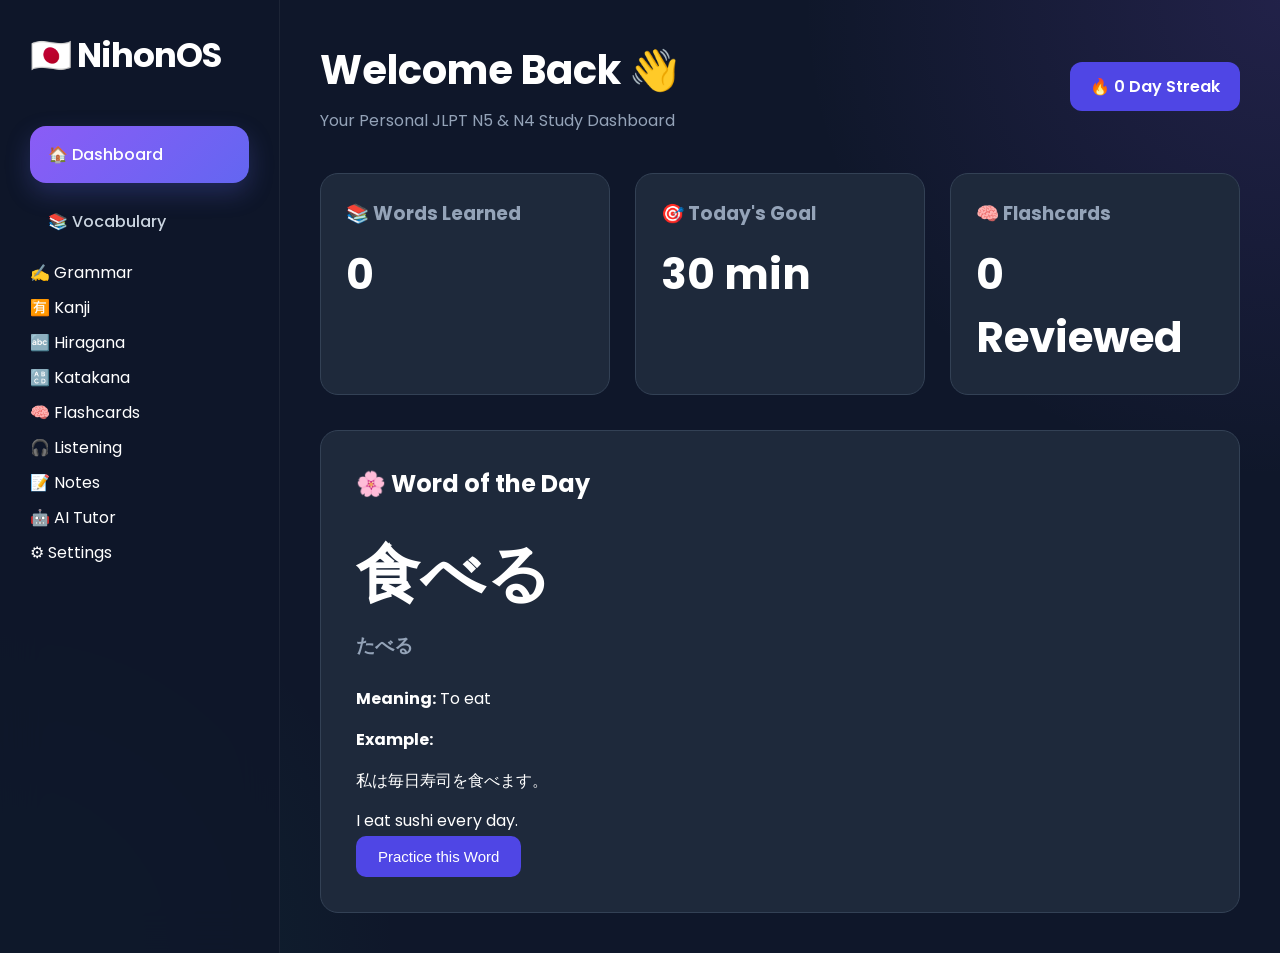
<file: index.html>
<!DOCTYPE html>
<html lang="en">
<head>
  <meta charset="UTF-8" />
  <meta name="viewport" content="width=device-width, initial-scale=1.0" />

  <title>NihonOS | JLPT Study Dashboard</title>

  <link rel="stylesheet" href="style.css">

  <link rel="preconnect" href="https://fonts.googleapis.com">
  <link rel="preconnect" href="https://fonts.gstatic.com" crossorigin>

  <link href="https://fonts.googleapis.com/css2?family=Poppins:wght@300;400;500;600;700&display=swap" rel="stylesheet">
</head>

<body>

<div class="sidebar">

    <h1>🇯🇵 NihonOS</h1>

    <ul>

        <li class="active">
  <a href="index.html">🏠 Dashboard</a>
</li>
        <li><a href="pages/vocabulary.html">📚 Vocabulary</a></li>
        <li>✍ Grammar</li>
        <li>🈶 Kanji</li>
        <li>🔤 Hiragana</li>
        <li>🔠 Katakana</li>
        <li>🧠 Flashcards</li>
        <li>🎧 Listening</li>
        <li>📝 Notes</li>
        <li>🤖 AI Tutor</li>
        <li>⚙ Settings</li>

    </ul>

</div>

<div class="main">

<header>

<div>

<h2>Welcome Back 👋</h2>

<p>Your Personal JLPT N5 & N4 Study Dashboard</p>

</div>

<div class="profile">

🔥 0 Day Streak

</div>

</header>

<section class="cards">

<div class="card">

<h3>📚 Words Learned</h3>

<h1>0</h1>

</div>

<div class="card">

<h3>🎯 Today's Goal</h3>

<h1>30 min</h1>

</div>

<div class="card">

<h3>🧠 Flashcards</h3>

<h1>0 Reviewed</h1>

</div>

</section>

<section class="word">

<h2>🌸 Word of the Day</h2>

<h1>食べる</h1>

<h3>たべる</h3>

<p><strong>Meaning:</strong> To eat</p>

<p><strong>Example:</strong></p>

<p>私は毎日寿司を食べます。</p>

<p>I eat sushi every day.</p>

<button id="practiceBtn">

Practice this Word

</button>

</section>

</div>

<script src="script.js"></script>

</body>
</html>
</file>
<file: style.css>
* {
  margin: 0;
  padding: 0;
  box-sizing: border-box;
}

body{
    font-family:'Poppins',sans-serif;
    color:white;
    display:flex;
    min-height:100vh;

    background:
    radial-gradient(circle at top right,
    rgba(139,92,246,.15),
    transparent 30%),

    radial-gradient(circle at bottom left,
    rgba(16,185,129,.10),
    transparent 25%),

    #0f172a;
}

.sidebar{
    width:280px;
    min-height:100vh;

    background:rgba(15,23,42,.85);

    backdrop-filter:blur(20px);

    border-right:1px solid rgba(255,255,255,.06);

    padding:30px;

    position:sticky;
    top:0;
}

.sidebar h1{

    font-size:34px;

    margin-bottom:45px;

    font-weight:700;

    letter-spacing:-1px;

}

.sidebar ul {
  list-style: none;
}

.sidebar li {
  list-style: none;
  margin-bottom: 10px;
}

.sidebar li a{

    display:flex;

    align-items:center;

    gap:14px;

    padding:16px 18px;

    border-radius:16px;

    transition:.3s;

    color:#cbd5e1;

    font-weight:500;

}

.sidebar li a:hover{

    background:#1e293b;

    color:white;

    transform:translateX(6px);

}

.sidebar li.active a{

    background:linear-gradient(135deg,#8b5cf6,#6366f1);

    color:white;

    box-shadow:0 10px 25px rgba(99,102,241,.25);

}

.main {
  flex: 1;
  padding: 40px;
}

header {
  display: flex;
  justify-content: space-between;
  align-items: center;
  margin-bottom: 40px;
}

header h2 {
  font-size: 40px;
}

header p {
  color: #94a3b8;
  margin-top: 8px;
}

.profile {
  background: #4f46e5;
  padding: 12px 20px;
  border-radius: 12px;
  font-weight: 600;
}

.cards {
  display: grid;
  grid-template-columns: repeat(3,1fr);
  gap: 25px;
  margin-bottom: 35px;
}

.card {
  background: #1e293b;
  padding: 25px;
  border-radius: 18px;
  border: 1px solid #334155;
  transition: .3s;
}

.card:hover {
  transform: translateY(-5px);
}

.card h3 {
  color: #94a3b8;
  margin-bottom: 15px;
}

.card h1 {
  font-size: 42px;
}

.word {
  background: #1e293b;
  padding: 35px;
  border-radius: 18px;
  border: 1px solid #334155;
}

.word h2 {
  margin-bottom: 25px;
}

.word h1 {
  font-size: 64px;
}

.word h3 {
  color: #94a3b8;
  margin: 10px 0 25px;
}

.word p {
  margin-top: 12px;
  line-height: 1.8;
}

button{
  background:#4f46e5;
  color:white;
  border:none;
  padding:12px 22px;
  border-radius:10px;
  cursor:pointer;
  font-size:15px;
  font-weight:500;
  transition:.25s ease;
}

button:hover{
  background:#6366f1;
  transform:translateY(-2px);
}

button:active{
  transform:translateY(0);
}

@media (max-width:900px){

body{
display:block;
}

.sidebar{
width:100%;
min-height:auto;
}

.cards{
grid-template-columns:1fr;
}

header{
flex-direction:column;
align-items:flex-start;
gap:20px;
}

.word h1{
font-size:48px;
}

}
.sidebar a{
  color:white;
  text-decoration:none;
  display:block;
  width:100%;
}

.sidebar a:hover{
  color:white;
}

#wordList{
display:grid;
grid-template-columns:repeat(auto-fill,minmax(280px,1fr));
gap:20px;
}

.word-card{

    background:#1e293b;

    border-radius:22px;

    padding:25px;

    border:1px solid rgba(255,255,255,.05);

    border-top:5px solid #8b5cf6;

    transition:.3s;

    position:relative;

    overflow:hidden;

}

.word-card:hover{

    transform:translateY(-10px);

    box-shadow:0 25px 50px rgba(99,102,241,.20);

}

.word-card::before{

    content:"";

    position:absolute;

    top:-40px;

    right:-40px;

    width:120px;

    height:120px;

    background:rgba(139,92,246,.08);

    border-radius:50%;

}
.word-card h2{

    font-size:56px;

    text-align:center;

    margin:20px 0 8px;

    font-weight:700;

}

.word-card h3{

    text-align:center;

    color:#94a3b8;

    margin-bottom:25px;

    font-weight:500;

}

.badge{
display:inline-block;
background:#2563eb;
padding:6px 12px;
border-radius:30px;
font-size:13px;
margin-top:15px;
}
.filter-btn{
  background:#1e293b;
  border:1px solid #334155;
  color:#e2e8f0;
  padding:10px 18px;
  border-radius:10px;
  font-size:14px;
}

.filter-btn:hover{
  background:#4f46e5;
  border-color:#4f46e5;
}
.progress-box{
background:#1e293b;
padding:20px;
border-radius:16px;
margin-bottom:25px;
border:1px solid #334155;
}

.progress-top{
display:flex;
justify-content:space-between;
margin-bottom:12px;
font-weight:600;
}

.progress-bar{
height:12px;
background:#334155;
border-radius:50px;
overflow:hidden;
}

#progressFill{
height:100%;
width:0%;
background:#22c55e;
transition:.4s;
}
/* ---------- Random Practice ---------- */

.practice-box{
  background:#1e293b;
  border:1px solid #334155;
  border-radius:18px;
  padding:30px;
  margin-bottom:30px;
  display:flex;
  flex-direction:column;
  align-items:center;
  text-align:center;
}

.practice-box h1{
  font-size:56px;
  margin:15px 0;
}

.practice-box h3{
  color:#94a3b8;
  margin-bottom:12px;
}

.practice-box p{
  font-size:20px;
  margin-bottom:25px;
}

.practice-box button{
  margin-top:0;
  margin-bottom:10px;
}
.search-bar{
  width:100%;
  padding:15px 18px;
  border-radius:12px;
  border:1px solid #334155;
  background:#1e293b;
  color:white;
  font-size:16px;
  margin-bottom:20px;
  outline:none;
  transition:.25s;
}

.search-bar::placeholder{
  color:#94a3b8;
}

.search-bar:focus{
  border-color:#4f46e5;
  box-shadow:0 0 0 3px rgba(79,70,229,.25);
}
.practice-buttons{
    display:flex;
    gap:15px;
    justify-content:center;
    flex-wrap:wrap;
}
/* ===========================
   NIHON OS 2.0 - VOCABULARY
=========================== */

.top-section{
    display:grid;
    grid-template-columns:2fr 360px;
    gap:25px;
    align-items:start;
    margin-bottom:30px;
}

.left-panel h2{
    font-size:42px;
    margin-bottom:8px;
}

.left-panel p{
    color:#94a3b8;
    margin-bottom:20px;
}

.progress-box{
    background:linear-gradient(135deg,#312e81,#4f46e5);
    padding:22px;
    border-radius:18px;
    border:none;
    box-shadow:0 15px 35px rgba(79,70,229,.25);
}

.progress-top{
    color:white;
}

.progress-bar{
    margin-top:12px;
    height:10px;
    background:rgba(255,255,255,.25);
}

#progressFill{
    background:#22c55e;
}

.practice-box{
    height:320px;
    padding:25px;
    display:flex;
    flex-direction:column;
    justify-content:space-between;
}

}

.practice-box h3{

    color:white;

    opacity:.9;

}

.practice-box h1{

    font-size:56px;

    margin:10px 0;

}

.practice-box p{

    font-size:20px;

    opacity:.95;

    margin-bottom:20px;

}

.practice-buttons{

    display:flex;

    gap:10px;

}

.practice-buttons button{

    flex:1;

    background:white;

    color:#4f46e5;

    font-weight:600;

}

.practice-buttons button:hover{

    background:#f8fafc;

}

.search-bar{

    background:#1e293b;

    border:2px solid transparent;

    color:white;

    transition:.3s;

}

.search-bar:focus{

    border-color:#6366f1;

    box-shadow:0 0 0 5px rgba(99,102,241,.18);

}

.filter-container{

    display:flex;

    gap:10px;

    flex-wrap:wrap;

    margin-bottom:30px;

}

.filter-btn{

    background:#1e293b;

    border:1px solid #334155;

    transition:.3s;

}

.filter-btn:hover{

    background:#6366f1;

}

.word-card{

    background:#1e293b;

    border:none;

    border-radius:20px;

    padding:22px;

    transition:.3s;

    box-shadow:0 12px 25px rgba(0,0,0,.18);

}

.word-card:hover{

    transform:translateY(-8px);

    box-shadow:0 18px 35px rgba(79,70,229,.25);

}

.word-card h2{

    font-size:44px;

    text-align:center;

}

.word-card h3{

    text-align:center;

    margin-bottom:18px;

}

.badge{

    background:linear-gradient(135deg,#8b5cf6,#6366f1);

}

@media(max-width:1100px){

.top-section{

grid-template-columns:1fr;

}

.practice-box{

position:relative;

top:0;

}

}
</file>
